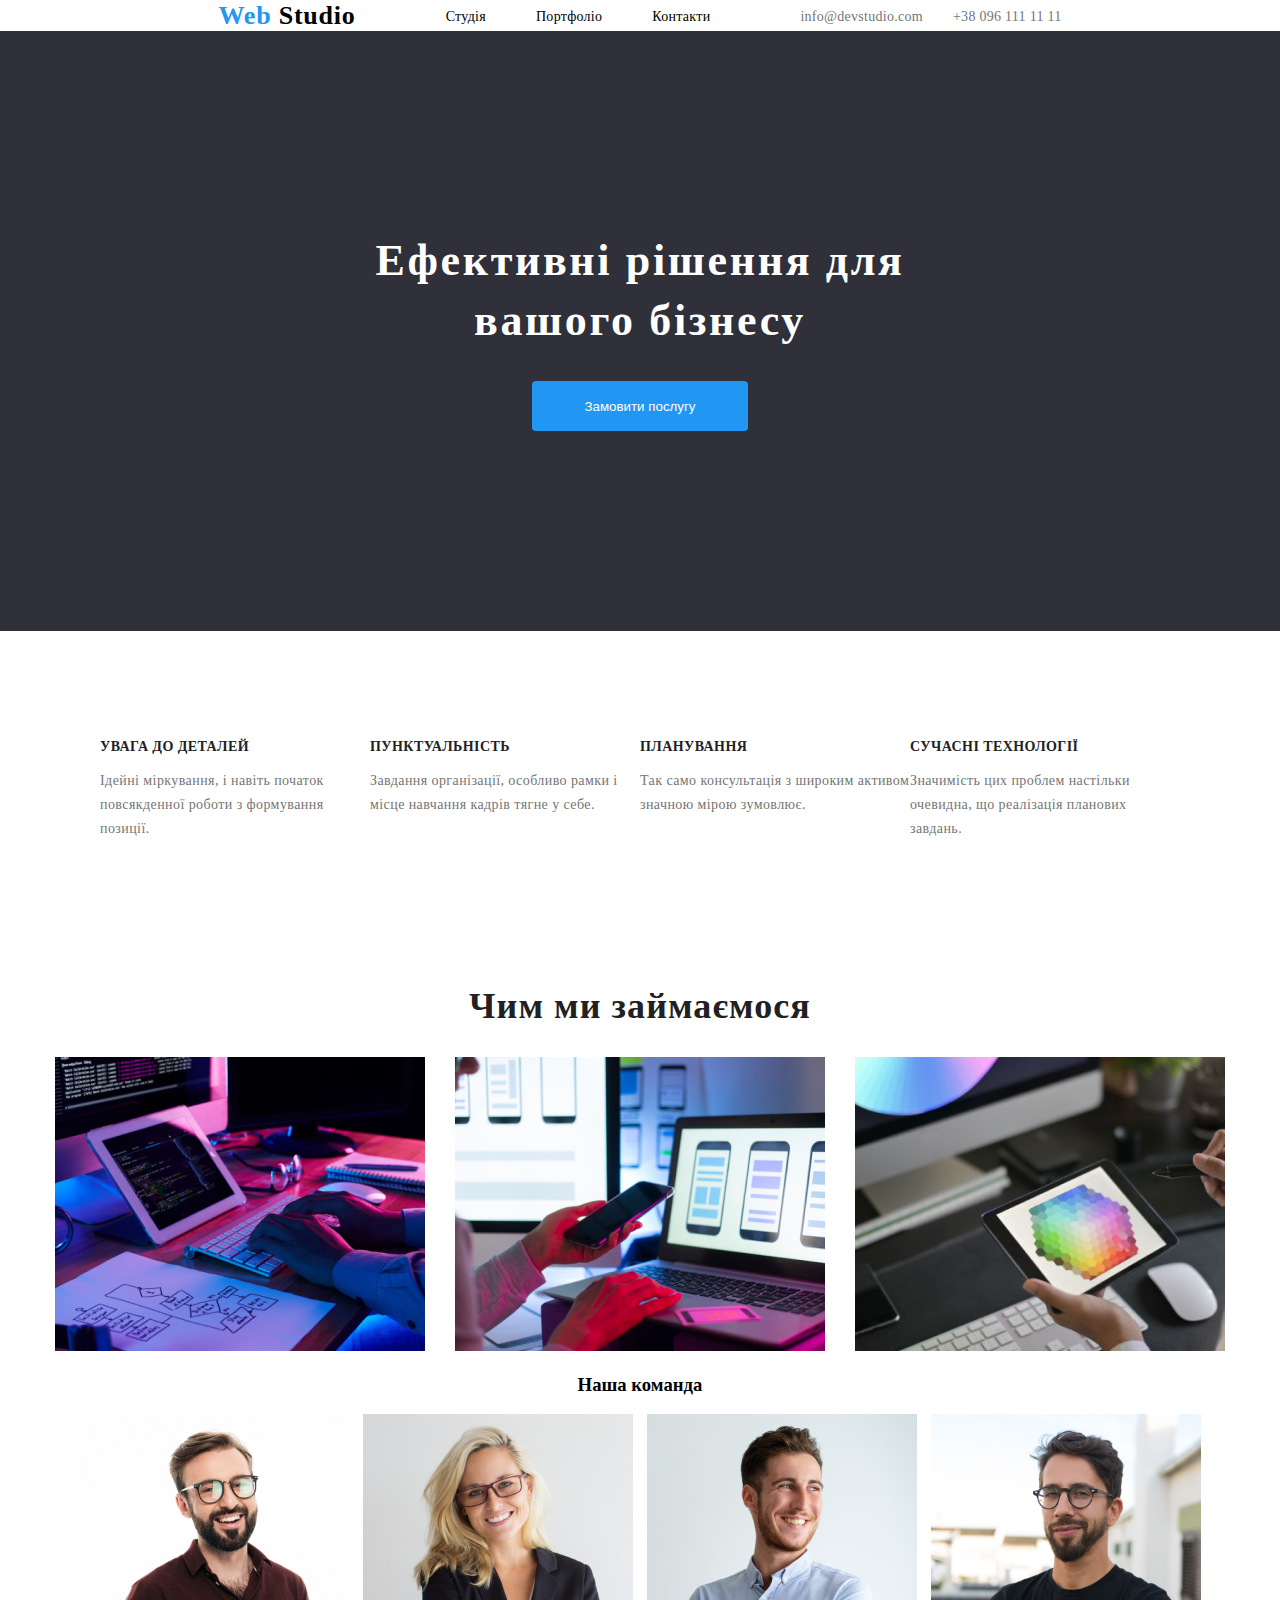
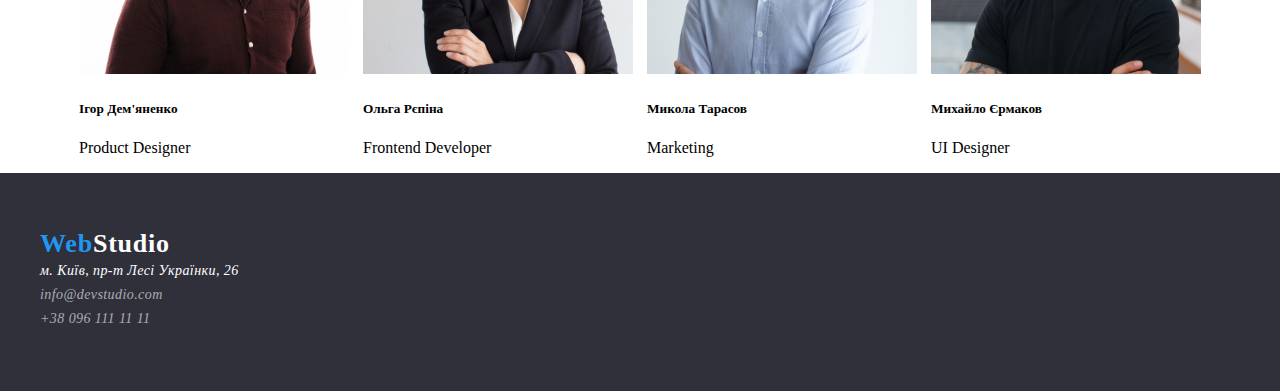
<file: index.html>
<!DOCTYPE html>
<html lang="en">

<head>
    <meta charset="UTF-8">
    <meta name="viewport" content="width=device-width, initial-scale=1.0">
    <title>Figma</title>
    <link rel="stylesheet" href="./style.css">
</head>

<body>
    <header class="header">
        <a class="logo" href="index.html">Web <span class="logo-header">Studio</span></a>
        <nav>
            <ul class="nav-list">
                <li><a class="nav-list-link" href="">Студія</a></li>
                <li><a class="nav-list-link" href="portfolio.html">Портфоліо</a></li>
                <li><a class="nav-list-link" href="contact.html">Контакти</a></li>
            </ul>
        </nav>
        <ul class="contacts-list">
            <li><a class="contacts-list-link" href="">info@devstudio.com</a></li>
            <li><a class="contacts-list-link" href="">+38 096 111 11 11</a></li>
        </ul>
    </header>
    <main>
        <section class="section-hero">
            <h1 class="section-hero-title">Ефективні рішення для вашого бізнесу</h1>
            <button class="section-hero-btn">Замовити послугу</button>
        </section>
        <section class="section-features">
            <ul class="features-list">
                <li class="features-list-item">
                    <h3 class="features-list-title">УВАГА ДО ДЕТАЛЕЙ</h3>
                    <p class="features-list-text">Ідейні міркування, і навіть початок повсякденної роботи з формування
                        позиції.</p>
                </li>
                <li class="features-list-item">
                    <h3 class="features-list-title">ПУНКТУАЛЬНІСТЬ</h3>
                    <p class="features-list-text">Завдання організації, особливо рамки і місце навчання кадрів тягне у
                        себе.</p>
                </li>
                <li class="features-list-item">
                    <h3 class="features-list-title">ПЛАНУВАННЯ</h3>
                    <p class="features-list-text">Так само консультація з широким активом значною мірою зумовлює.</p>
                </li>
                <li class="features-list-item">
                    <h3 class="features-list-title">СУЧАСНІ ТЕХНОЛОГІЇ</h3>
                    <p class="features-list-text">Значимість цих проблем настільки очевидна, що реалізація планових
                        завдань.</p>
                </li>
            </ul>
        </section>
        <section class="section-work">
            <h3 class="section-work-title">Чим ми займаємося</h3>
            <ul class="work-list">
                <li class="work-list-item"><img class="work-list-img" src="img.png" alt=""></li>
                <li class="work-list-item"><img class="work-list-img" src="img копія.png" alt=""></li>
                <li class="work-list-item"><img class="work-list-img" src="img (1).png" alt=""></li>
            </ul>
        </section>
        <section class="section-team">
            <h3 class="section-team-title">Наша команда</h3>
            <ul class="team-list">
                <li class="team-list-item">
                    <img class="team-list-img" src="img.jpg" alt="" width="270" height="260">
                    <h5 class="team-list-title">Ігор Дем'яненко</h5>
                    <p class="team-list-text">Product Designer</p>
                </li>
                <li class="team-list-item">
                    <img class="team-list-img" src="img копія.jpg" alt="" width="270" height="260">
                    <h5 class="team-list-title">Ольга Рєпіна</h5>
                    <p class="team-list-text">Frontend Developer</p>
                </li>
                <li class="team-list-item">
                    <img class="team-list-img" src="img копія 2.jpg" alt="" width="270" height="260">
                    <h5 class="team-list-title">Микола Тарасов</h5>
                    <p class="team-list-text">Marketing</p>
                </li>
                <li class="team-list-item">
                    <img class="team-list-img" src="img копія 3.jpg" alt="" width="270" height="260">
                    <h5 class="team-list-title">Михайло Єрмаков</h5>
                    <p class="team-list-text">UI Designer</p>
                </li>
            </ul>
        </section>
    </main>
    <footer class="footer">
        <div class="box">    
            <a class="logo" href="">Web<span class="logo-footer">Studio</span></a>
            <address class="addres">
                <ul class="addres-list">
                    <li class="addres-list-item"><a class="addres-list-link location-link" href="">м. Київ, пр-т Лесі
                            Українки, 26</a>
                    </li>
                    <li class="addres-list-item"><a class="addres-list-link" href="">info@devstudio.com</a></li>
                    <li class="addres-list-item"><a class="addres-list-link" href="">+38 096 111 11 11</a></li>
                </ul>
            </address>
            </div>
        </footer>
</body>

</html>
</file>
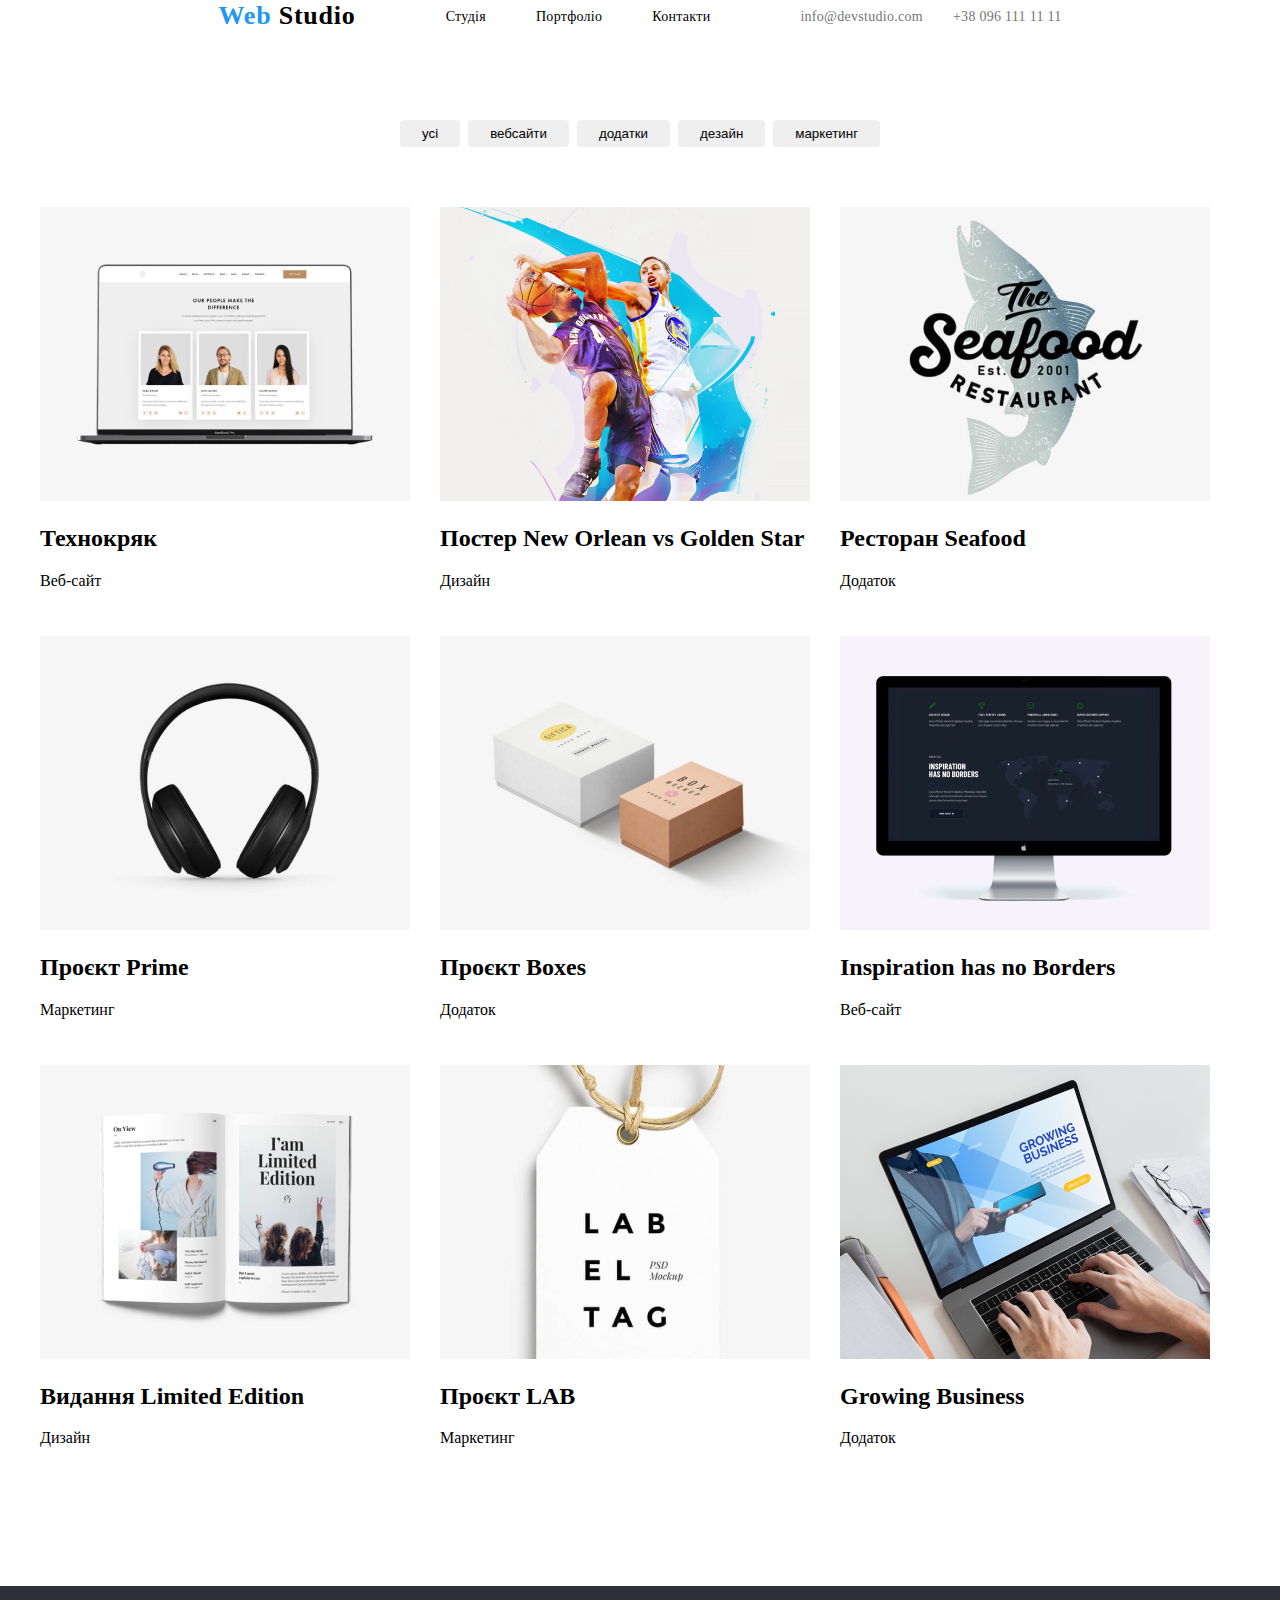
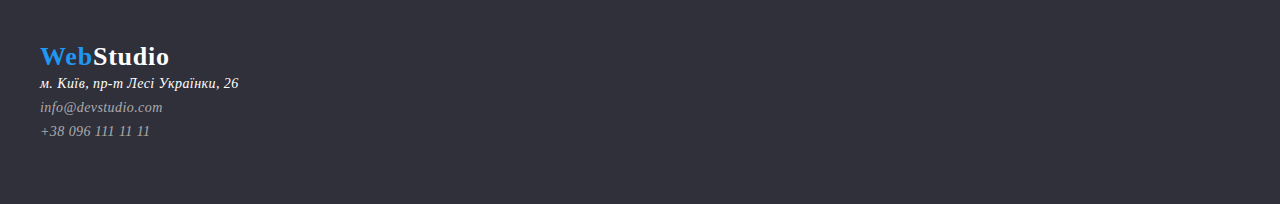
<file: portfolio.html>
<!DOCTYPE html>
<html lang="en">
<head>
    <meta charset="UTF-8">
    <meta name="viewport" content="width=device-width, initial-scale=1.0">
    <title>Portfolio</title>
    <link rel="stylesheet" href="./style.css">
</head>
<body>
    <header class="header">
    <a class="logo" href="index.html">Web <span class="logo-header">Studio</span></a>
    <nav>
        <ul class="nav-list">
            <li><a class="nav-list-link" href="">Студія</a></li>
            <li><a class="nav-list-link" href="portfolio.html">Портфоліо</a></li>
            <li><a class="nav-list-link" href="contact.html">Контакти</a></li>
        </ul>
    </nav>
    <ul class="contacts-list">
        <li><a class="contacts-list-link" href="">info@devstudio.com</a></li>
        <li><a class="contacts-list-link" href="">+38 096 111 11 11</a></li>
    </ul>
</header>

<main>
    <section class="portfolio-section">
        <ul class="buttons-list">
            <li><button class="buttons-list-btn">усі</button></li>
            <li><button class="buttons-list-btn">вебсайти</button></li>
            <li><button class="buttons-list-btn">додатки</button></li>
            <li><button class="buttons-list-btn">дезайн</button></li>
            <li><button class="buttons-list-btn">маркетинг</button></li>
        </ul>
        <ul class="portfolio-list">
            <li>
                <img src="1.png" alt="">
                <h2>Технокряк</h2>
                <p>Веб-сайт</p>
            </li>
            <li>
                <img src="2.png" alt="">
                <h2>Постер New Orlean vs Golden Star</h2>
                <p>Дизайн</p>
            </li>
            <li>
                <img src="3.png" alt="">
                <h2>Ресторан Seafood</h2>
                <p>Додаток</p>
            </li>
            <li>
                <img src="4.png" alt="">
                <h2>Проєкт Prime</h2>
                <p>Маркетинг</p>
            </li>
            <li>
                <img src="5.png" alt="">
                <h2>Проєкт Boxes</h2>
                <p>Додаток</p>
            </li>
            <li>
                <img src="6.png" alt="">
                <h2>Inspiration has no Borders</h2>
                <p>Веб-сайт</p>
            </li>
            <li>
                <img src="7.png" alt="">
                <h2>Видання Limited Edition</h2>
                <p>Дизайн</p>
            </li>
            <li>
                <img src="8.png" alt="">
                <h2>Проєкт LAB</h2>
                <p>Маркетинг</p>
            </li>
            <li>
                <img src="9.png" alt="">
                <h2>Growing Business</h2>
                <p>Додаток</p>
            </li>
        </ul>
    </section>
</main>

<footer class="footer">
    <div class="box">    
        <a class="logo" href="">Web<span class="logo-footer">Studio</span></a>
        <address class="addres">
            <ul class="addres-list">
                <li class="addres-list-item"><a class="addres-list-link location-link" href="">м. Київ, пр-т Лесі
                        Українки, 26</a>
                </li>
                <li class="addres-list-item"><a class="addres-list-link" href="">info@devstudio.com</a></li>
                <li class="addres-list-item"><a class="addres-list-link" href="">+38 096 111 11 11</a></li>
            </ul>
        </address>
        </div>
    </footer>
</body>
</html>
</file>
<file: style.css>
.logo {
    font-family: Raleway;
    font-size: 26px;
    font-weight: 700;
    line-height: 31px;
    letter-spacing: 0.03em;
    color: #2196F3;
}

.logo-header {
    color: #000000;
    font-family: Raleway;
    font-size: 26px;
    font-weight: 700;
    line-height: 31px;
    letter-spacing: 0.03em;
}

a {
    text-decoration: none;
}

ul {
    list-style: none;
    padding: 0;
    margin: 0;
}

.nav-list-link {
    font-family: Roboto;
    font-size: 14px;
    font-weight: 500;
    line-height: 16px;
    letter-spacing: 0.02em;
    color: #212121;
}

.nav-list-link {
    font-family: Roboto;
    font-size: 14px;
    font-weight: 500;
    line-height: 16px;
    letter-spacing: 0.02em;
    color: #000000;
}

.contacts-list-link:hover,
.nav-list-link:hover {
    color: #2196F3;
}

.contacts-list-link {
    font-family: Roboto;
    font-size: 14px;
    font-weight: 500;
    line-height: 16px;
    letter-spacing: 0.02em;
    color: #757575;
}

.section-hero-title {
    font-family: Roboto;
    font-size: 44px;
    font-weight: 900;
    line-height: 60px;
    letter-spacing: 0.06em;
    text-align: center;
    color: #FFFFFF;
    width: 696px;
    margin: 0 auto;
}

.section-hero-btn {
    width: 216px;
    height: 50px;
    border-radius: 4px;
    background-color: #2196F3;
    color: #FFFFFF;
    border: none;
    display: block;
    margin: 0 auto;
    margin-top: 30px;
}

.section-hero{
    background: #2F303A;
    padding-top: 200px;
    padding-bottom: 200px;
}

.features-list-title {
    font-family: Roboto;
    font-size: 14px;
    font-weight: 700;
    line-height: 16px;
    letter-spacing: 0.03em;
    color: #212121;
}

.features-list-text {
    font-family: Roboto;
    font-size: 14px;
    font-weight: 400;
    line-height: 24px;
    letter-spacing: 0.03em;
    color: #757575;
}

.section-work-title {
    font-family: Roboto;
    font-size: 36px;
    font-weight: 700;
    line-height: 42px;
    letter-spacing: 0.03em;
    text-align: center;
    color: #212121;
}

.work-team-title {
    font-family: Roboto;
    font-size: 36px;
    font-weight: 700;
    line-height: 42px;
    letter-spacing: 0.03em;
    text-align: center;
    color: #212121;
}

.logo-footer {
    color: #FFFFFF;
}

.addres-list-link {
    font-family: Roboto;
    font-size: 14px;
    font-weight: 400;
    line-height: 24px;
    letter-spacing: 0.03em;
    color: #FFFFFF99;
}

.location-link {
    color: #FFFFFF;
}

.footer {
    background-color: #2F303A;
}

.team-list{
    display: flex;
    justify-content: center;
    gap: 14px;
}

.section-team-title{
    text-align: center;
}

.header {
    display: flex;
    justify-content: center;
    align-items: center;
    gap: 90px;
}

.contacts-list {
    display: flex;
    gap: 30px;
}

.nav-list {
    display: flex;
    gap: 50px;
}

.features-list{
    display: flex;
    justify-content: center;
}

.features-list-item{
    max-width: 270px;
}

.work-list{
    display: flex;
    justify-content: center;
    gap: 30px;
}

.section-work-title,.work-team-title{
    margin-bottom: 30px;
    display: flex;
    justify-content: center;
}

.section-features{
    padding-top: 94px;
    padding-bottom: 94px;
}

.footer{
    padding-top: 55px;
    padding-bottom: 60px;
}

.box{
    width: 1200px;
    margin: 0 auto;
}

.body{
    margin: 0;
}

.buttons-list{
    gap: 8px;
    display: flex;
    justify-content: center;
    padding-bottom: 60px;
}

.portfolio-list{
    display: flex;
    flex-wrap: wrap; max-width: 1200px;
    margin: 0 auto;
    margin-bottom: 34px;
    gap: 30px;
}

.buttons-list-btn:hover{
   background-color: #2196F3;
   color: #FFFFFF;
   border-radius: 4px;
   cursor: pointer;
}

.buttons-list-btn{
    padding: 6px 22px;
    border: none;
    border-radius: 4px;
}

.portfolio-section{
    padding-top: 89px;
    padding-bottom: 89px;
}

body{
    margin: 0;
}
</file>
